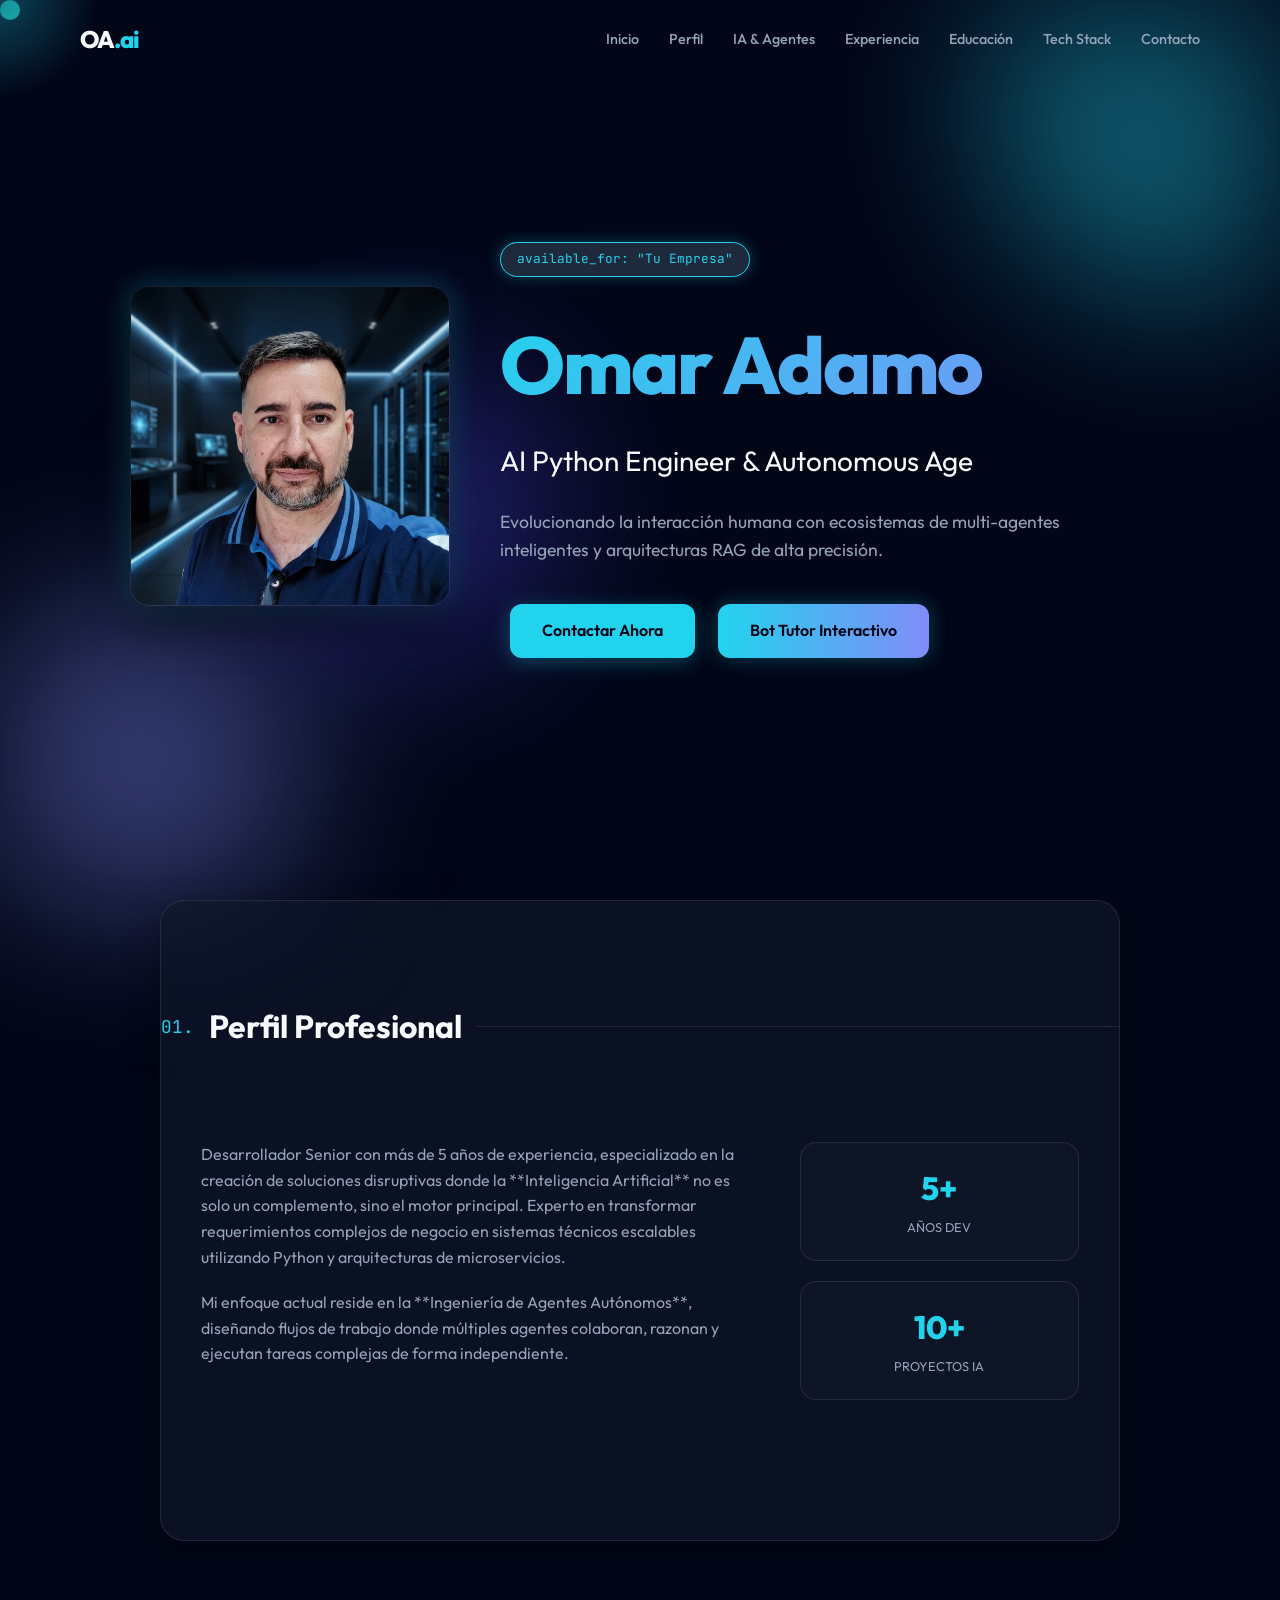
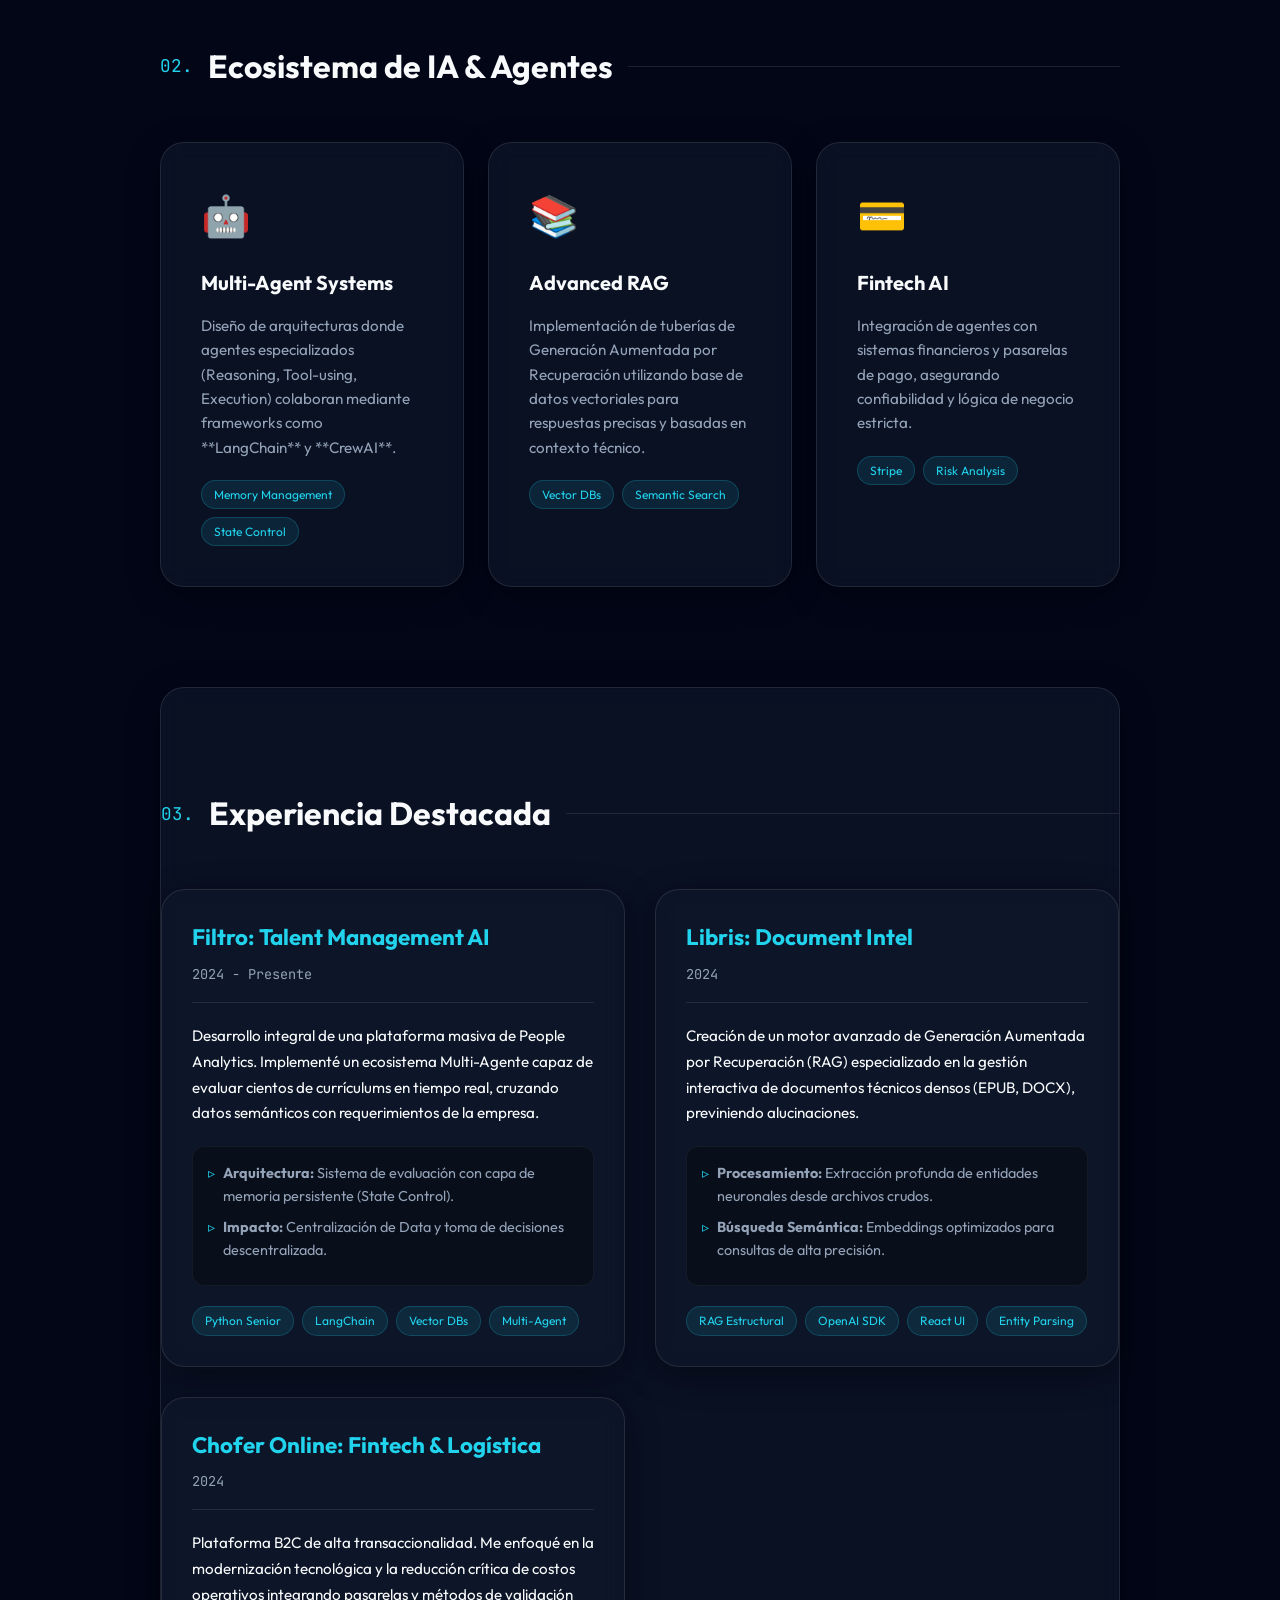
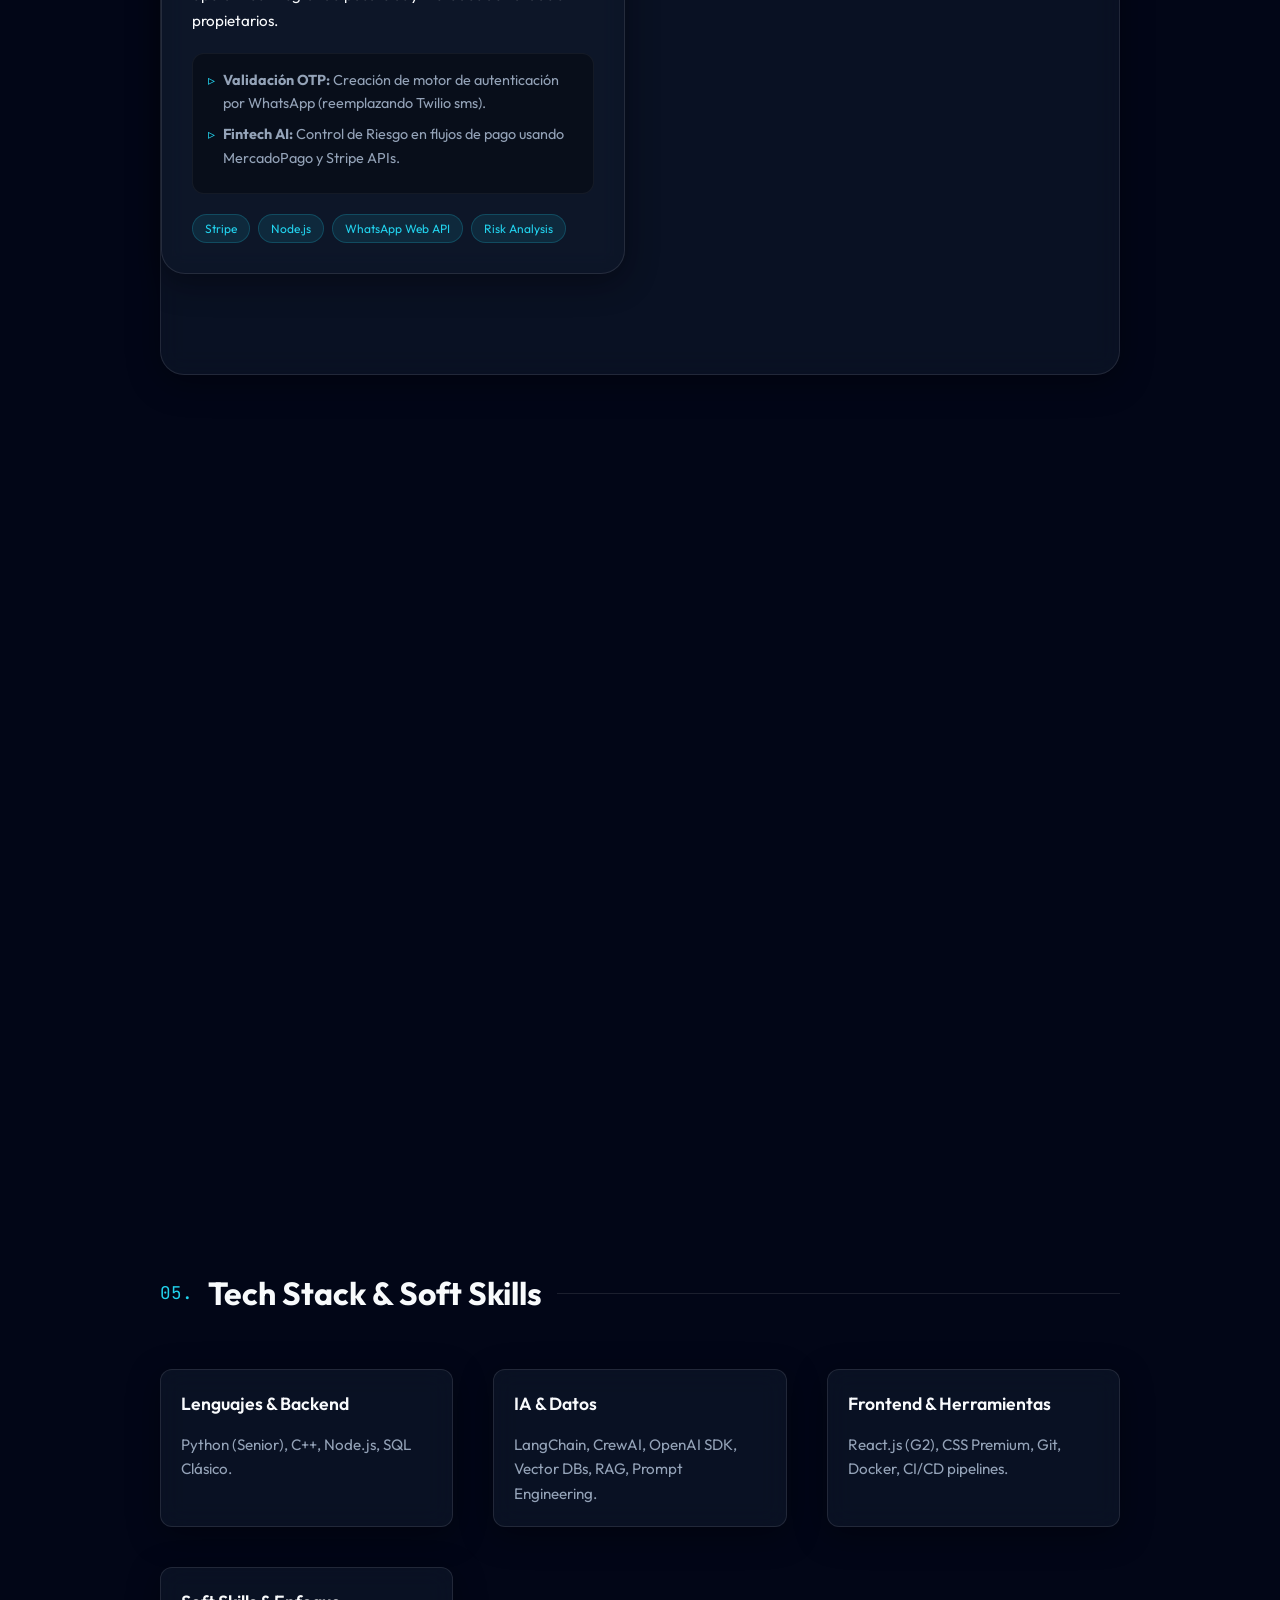
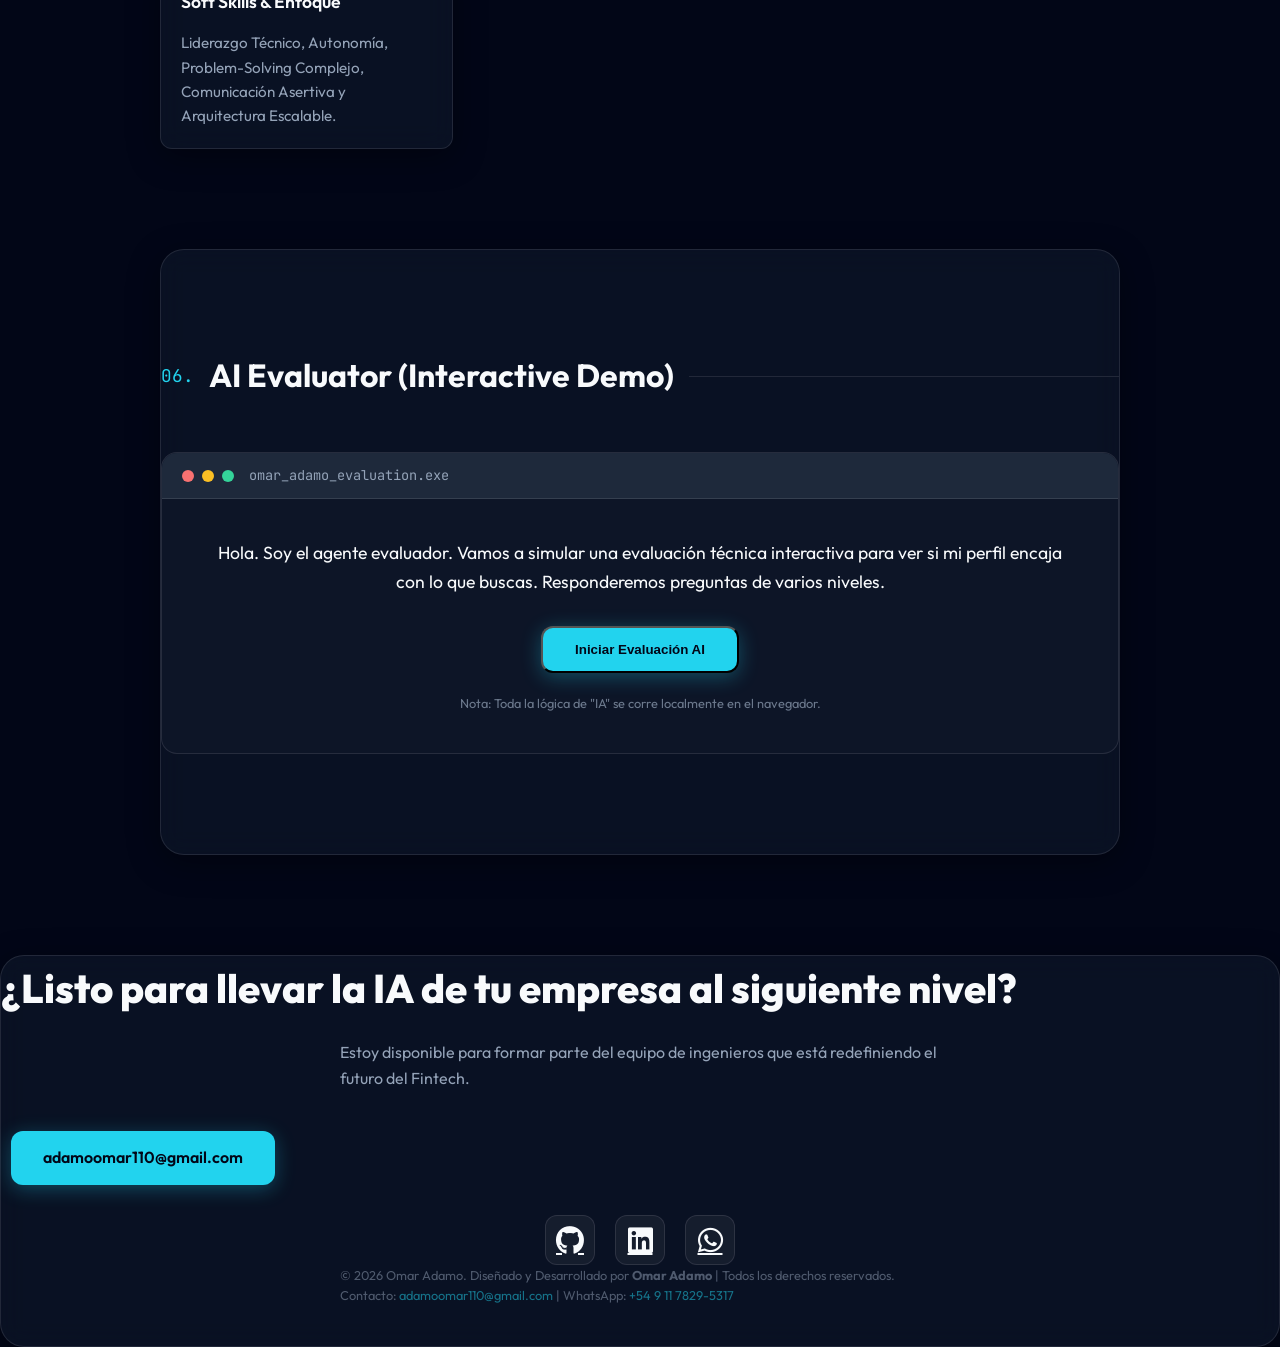
<file: index.html>
<!DOCTYPE html>
<html lang="es">
<head>
    <meta charset="UTF-8">
    <meta name="viewport" content="width=device-width, initial-scale=1.0">
    <title>Omar Adamo | AI Python Engineer</title>
    <meta name="description" content="Portfolio premium de Omar Adamo, experto en Agentes Inteligentes, Python y Desarrollo Full-Stack.">
    <link rel="preconnect" href="https://fonts.googleapis.com">
    <link rel="preconnect" href="https://fonts.gstatic.com" crossorigin>
    <link href="https://fonts.googleapis.com/css2?family=Outfit:wght@300;400;600;800&family=JetBrains+Mono:wght@400;700&display=swap" rel="stylesheet">
    <link rel="stylesheet" href="style.css">
    <link rel="stylesheet" href="https://cdnjs.cloudflare.com/ajax/libs/font-awesome/6.7.2/css/all.min.css">
</head>
<body>
    <div class="custom-cursor"></div>
    <div class="cursor-glow"></div>

    <div class="background-blobs">
        <div class="blob blob-1"></div>
        <div class="blob blob-2"></div>
        <div class="blob blob-3"></div>
    </div>

    <nav id="navbar">
        <div class="nav-content">
            <div class="logo">OA<span>.ai</span></div>
            <ul class="nav-links">
                <li><a href="#hero">Inicio</a></li>
                <li><a href="#about">Perfil</a></li>
                <li><a href="#ai-ecosystem">IA & Agentes</a></li>
                <li><a href="#experience">Experiencia</a></li>
                <li><a href="#education">Educación</a></li>
                <li><a href="#skills">Tech Stack</a></li>
                <li><a href="#contact">Contacto</a></li>
            </ul>
        </div>
    </nav>

    <header id="hero">
        <div class="hero-image-container animate-on-scroll">
            <img src="profile_photo.png" alt="Omar Adamo - AI Engineer" class="profile-pic">
        </div>
        <div class="hero-content">
            <div class="terminal-badge">available_for: "Tu Empresa"</div>
            <h1 class="glitch" data-text="Omar Adamo">Omar Adamo</h1>
            <h2 class="typing-text">AI Python Engineer & Autonomous Agents Architect</h2>
            <p class="hero-subtitle">Evolucionando la interacción humana con ecosistemas de multi-agentes inteligentes y arquitecturas RAG de alta precisión.</p>
            <div class="hero-buttons">
                <a href="#contact" class="btn primary">Contactar Ahora</a>
                <a href="curso.html" class="btn secondary highlight-btn">Bot Tutor Interactivo</a>
            </div>
        </div>
    </header>

    <main>
        <section id="about" class="glass-section animate-on-scroll">
            <div class="section-title">
                <span>01.</span>
                <h3>Perfil Profesional</h3>
            </div>
            <div class="about-grid">
                <div class="about-text">
                    <p>Desarrollador Senior con más de 5 años de experiencia, especializado en la creación de soluciones disruptivas donde la **Inteligencia Artificial** no es solo un complemento, sino el motor principal. Experto en transformar requerimientos complejos de negocio en sistemas técnicos escalables utilizando Python y arquitecturas de microservicios.</p>
                    <p>Mi enfoque actual reside en la **Ingeniería de Agentes Autónomos**, diseñando flujos de trabajo donde múltiples agentes colaboran, razonan y ejecutan tareas complejas de forma independiente.</p>
                </div>
                <div class="about-stats">
                    <div class="stat-card">
                        <span class="stat-num">5+</span>
                        <span class="stat-label">Años Dev</span>
                    </div>
                    <div class="stat-card">
                        <span class="stat-num">10+</span>
                        <span class="stat-label">Proyectos IA</span>
                    </div>
                </div>
            </div>
        </section>

        <section id="ai-ecosystem" class="animate-on-scroll">
            <div class="section-title">
                <span>02.</span>
                <h3>Ecosistema de IA & Agentes</h3>
            </div>
            <div class="ai-cards">
                <div class="ai-card glass">
                    <div class="ai-icon">🤖</div>
                    <h4>Multi-Agent Systems</h4>
                    <p>Diseño de arquitecturas donde agentes especializados (Reasoning, Tool-using, Execution) colaboran mediante frameworks como **LangChain** y **CrewAI**.</p>
                    <div class="tags">
                        <span>Memory Management</span>
                        <span>State Control</span>
                    </div>
                </div>
                <div class="ai-card glass">
                    <div class="ai-icon">📚</div>
                    <h4>Advanced RAG</h4>
                    <p>Implementación de tuberías de Generación Aumentada por Recuperación utilizando base de datos vectoriales para respuestas precisas y basadas en contexto técnico.</p>
                    <div class="tags">
                        <span>Vector DBs</span>
                        <span>Semantic Search</span>
                    </div>
                </div>
                <div class="ai-card glass">
                    <div class="ai-icon">💳</div>
                    <h4>Fintech AI</h4>
                    <p>Integración de agentes con sistemas financieros y pasarelas de pago, asegurando confiabilidad y lógica de negocio estricta.</p>
                    <div class="tags">
                        <span>Stripe</span>
                        <span>Risk Analysis</span>
                    </div>
                </div>
            </div>
        </section>

        <section id="experience" class="glass-section animate-on-scroll">
            <div class="section-title">
                <span>03.</span>
                <h3>Experiencia Destacada</h3>
            </div>
            <div class="projects-grid">
                <!-- Filtro Card -->
                <div class="project-card glass">
                    <div class="project-header">
                        <h4>Filtro: Talent Management AI</h4>
                        <span class="project-date">2024 - Presente</span>
                    </div>
                    <p class="project-description">Desarrollo integral de una plataforma masiva de People Analytics. Implementé un ecosistema Multi-Agente capaz de evaluar cientos de currículums en tiempo real, cruzando datos semánticos con requerimientos de la empresa.</p>
                    <div class="project-highlights">
                        <ul>
                            <li><strong>Arquitectura:</strong> Sistema de evaluación con capa de memoria persistente (State Control).</li>
                            <li><strong>Impacto:</strong> Centralización de Data y toma de decisiones descentralizada.</li>
                        </ul>
                    </div>
                    <div class="tags">
                        <span>Python Senior</span><span>LangChain</span><span>Vector DBs</span><span>Multi-Agent</span>
                    </div>
                </div>

                <!-- Libris Card -->
                <div class="project-card glass">
                    <div class="project-header">
                        <h4>Libris: Document Intel</h4>
                        <span class="project-date">2024</span>
                    </div>
                    <p class="project-description">Creación de un motor avanzado de Generación Aumentada por Recuperación (RAG) especializado en la gestión interactiva de documentos técnicos densos (EPUB, DOCX), previniendo alucinaciones.</p>
                    <div class="project-highlights">
                        <ul>
                            <li><strong>Procesamiento:</strong> Extracción profunda de entidades neuronales desde archivos crudos.</li>
                            <li><strong>Búsqueda Semántica:</strong> Embeddings optimizados para consultas de alta precisión.</li>
                        </ul>
                    </div>
                    <div class="tags">
                        <span>RAG Estructural</span><span>OpenAI SDK</span><span>React UI</span><span>Entity Parsing</span>
                    </div>
                </div>

                <!-- Chofer Online Card -->
                <div class="project-card glass">
                    <div class="project-header">
                        <h4>Chofer Online: Fintech & Logística</h4>
                        <span class="project-date">2024</span>
                    </div>
                    <p class="project-description">Plataforma B2C de alta transaccionalidad. Me enfoqué en la modernización tecnológica y la reducción crítica de costos operativos integrando pasarelas y métodos de validación propietarios.</p>
                    <div class="project-highlights">
                        <ul>
                            <li><strong>Validación OTP:</strong> Creación de motor de autenticación por WhatsApp (reemplazando Twilio sms).</li>
                            <li><strong>Fintech AI:</strong> Control de Riesgo en flujos de pago usando MercadoPago y Stripe APIs.</li>
                        </ul>
                    </div>
                    <div class="tags">
                        <span>Stripe</span><span>Node.js</span><span>WhatsApp Web API</span><span>Risk Analysis</span>
                    </div>
                </div>
            </div>
        </section>

        <section id="education" class="glass-section animate-on-scroll" style="margin-bottom: 50px;">
            <div class="section-title">
                <span>04.</span>
                <h3>Educación & Certificaciones</h3>
            </div>
            <div class="timeline">
                <div class="timeline-item">
                    <div class="time-header">
                        <h4>G2 Bootcamp: Especialización en React & Front-End Avanzado</h4>
                        <span>2024</span>
                    </div>
                    <ul>
                        <li>Desarrollo de interfaces dinámicas tipo SPA y consumo asíncrono de APIs.</li>
                        <li>Implementación de arquitecturas modernas basadas en componentes.</li>
                        <li>Diseño UI/UX Premium (Glassmorphism, micro-interacciones).</li>
                    </ul>
                </div>
                <div class="timeline-item">
                    <div class="time-header">
                        <h4>Autodidacta Nivel Senior: IA, Python & Arquitectura</h4>
                        <span>Continuo</span>
                    </div>
                    <ul>
                        <li>Investigación activa e implementación de arquitecturas RAG avanzadas.</li>
                        <li>Desarrollo de ecosistemas Multi-Agente con dominios persitentes de memoria (State Control).</li>
                        <li>Inglés Técnico Avanzado para consumo y aplicación de Documentación, Papers y SDKs internacionales.</li>
                    </ul>
                </div>
            </div>
        </section>

        <section id="skills" class="animate-on-scroll">
            <div class="section-title">
                <span>05.</span>
                <h3>Tech Stack & Soft Skills</h3>
            </div>
            <div class="skills-container">
                <div class="skill-group glass" style="padding: 20px; border-radius: 12px;">
                    <h5>Lenguajes & Backend</h5>
                    <p>Python (Senior), C++, Node.js, SQL Clásico.</p>
                </div>
                <div class="skill-group glass" style="padding: 20px; border-radius: 12px;">
                    <h5>IA & Datos</h5>
                    <p>LangChain, CrewAI, OpenAI SDK, Vector DBs, RAG, Prompt Engineering.</p>
                </div>
                <div class="skill-group glass" style="padding: 20px; border-radius: 12px;">
                    <h5>Frontend & Herramientas</h5>
                    <p>React.js (G2), CSS Premium, Git, Docker, CI/CD pipelines.</p>
                </div>
                <div class="skill-group glass" style="padding: 20px; border-radius: 12px;">
                    <h5>Soft Skills & Enfoque</h5>
                    <p>Liderazgo Técnico, Autonomía, Problem-Solving Complejo, Comunicación Asertiva y Arquitectura Escalable.</p>
                </div>
            </div>
        </section>

        <section id="ai-test" class="glass-section animate-on-scroll">
            <div class="section-title">
                <span>06.</span>
                <h3>AI Evaluator (Interactive Demo)</h3>
            </div>
            <div class="ai-test-container">
                <div class="test-header">
                    <div class="terminal-dots">
                        <span class="dot red"></span><span class="dot yellow"></span><span class="dot green"></span>
                    </div>
                    <span class="test-title">omar_adamo_evaluation.exe</span>
                </div>
                <div id="test-body" class="test-body">
                    <p class="test-intro">Hola. Soy el agente evaluador. Vamos a simular una evaluación técnica interactiva para ver si mi perfil encaja con lo que buscas. Responderemos preguntas de varios niveles.</p>
                    <button class="btn primary" id="start-test-btn">Iniciar Evaluación AI</button>
                    <p class="test-disclaimer">Nota: Toda la lógica de "IA" se corre localmente en el navegador.</p>
                </div>
                <div id="test-question-container" class="test-question-container" style="display: none;">
                    <div class="progress-bar-container"><div id="progress-bar" class="progress-bar"></div></div>
                    <p id="question-text" class="question-text"></p>
                    <div id="options-container" class="options-container"></div>
                </div>
                <div id="test-results" class="test-results" style="display: none;">
                    <h4 class="glitch-small" data-text="Evaluación Completada">Evaluación Completada</h4>
                    <p id="score-text" class="score-text"></p>
                    <div id="ai-recommendation" class="ai-recommendation glass"></div>
                    <button class="btn secondary" id="restart-test-btn">Re-evaluar</button>
                </div>
            </div>
        </section>
    </main>

    <footer id="contact">
        <div class="footer-content glass">
            <h3>¿Listo para llevar la IA de tu empresa al siguiente nivel?</h3>
            <p>Estoy disponible para formar parte del equipo de ingenieros que está redefiniendo el futuro del Fintech.</p>
            <div class="contact-links">
                <a href="mailto:adamoomar110@gmail.com" class="btn primary">adamoomar110@gmail.com</a>
                <div class="social-icons">
                    <a href="https://github.com/adamoomar110-sys" target="_blank" title="GitHub"><i class="fab fa-github"></i></a>
                    <a href="https://linkedin.com/in/omar-adamo" target="_blank" title="LinkedIn"><i class="fab fa-linkedin"></i></a>
                    <a href="https://wa.me/5491100000000" target="_blank" title="WhatsApp"><i class="fab fa-whatsapp"></i></a>
                </div>
            </div>
            <p class="copyright">© 2026 Omar Adamo. Diseñado y Desarrollado por <strong>Omar Adamo</strong> | Todos los derechos reservados.<br>Contacto: <a href="mailto:adamoomar110@gmail.com" style="color: var(--primary-color); text-decoration: none;">adamoomar110@gmail.com</a> | WhatsApp: <a href="https://wa.me/5491178295317" target="_blank" style="color: var(--primary-color); text-decoration: none;">+54 9 11 7829-5317</a></p>
        </div>
    </footer>

    <script src="script.js"></script>
</body>
</html>
</file>
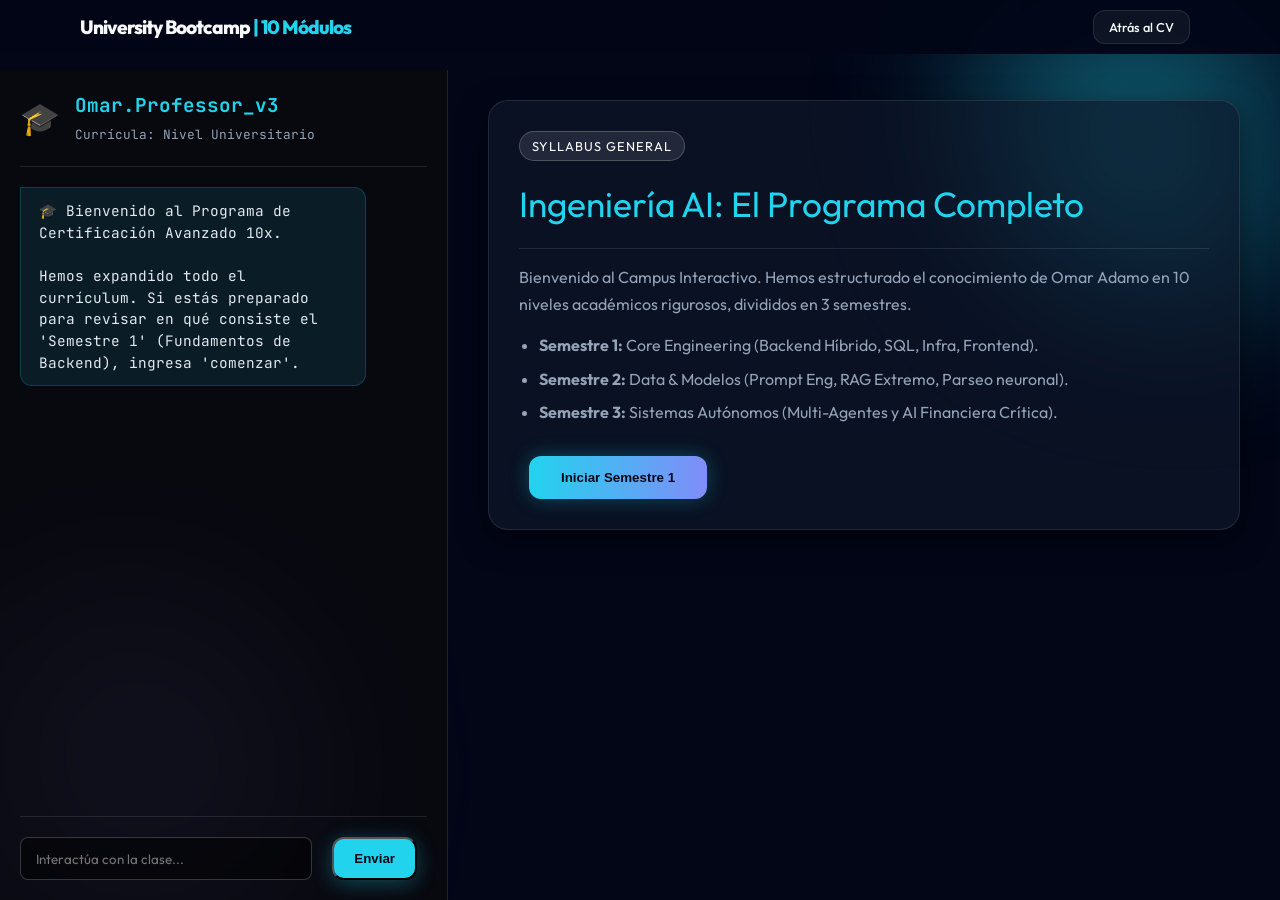
<file: curso.html>
<!DOCTYPE html>
<html lang="es">
<head>
    <meta charset="UTF-8">
    <meta name="viewport" content="width=device-width, initial-scale=1.0">
    <title>University Bootcamp: AI & Agents | Omar Adamo</title>
    <link href="https://fonts.googleapis.com/css2?family=Outfit:wght@300;400;600;800&family=JetBrains+Mono:wght@400;700&display=swap" rel="stylesheet">
    <link rel="stylesheet" href="style.css">
    <style>
        body { overflow-y: hidden; } /* SPA feel */
        .app-container {
            display: flex;
            height: 100vh;
            padding-top: 70px; 
        }
        
        /* Left Panel - Bot Tutor */
        .tutor-panel {
            width: 35%;
            background: rgba(10, 10, 15, 0.85);
            border-right: 1px solid var(--glass-border);
            display: flex;
            flex-direction: column;
            padding: 20px;
            backdrop-filter: blur(20px);
        }
        
        .tutor-header {
            display: flex;
            align-items: center;
            gap: 15px;
            padding-bottom: 20px;
            border-bottom: 1px solid rgba(255,255,255,0.1);
        }
        
        .tutor-header .avatar { font-size: 2rem; }
        .tutor-header h3 {
            font-size: 1.2rem;
            color: var(--primary-color);
            font-family: var(--font-mono);
        }

        .chat-box {
            flex: 1;
            overflow-y: auto;
            padding: 20px 0;
            display: flex;
            flex-direction: column;
            gap: 15px;
            font-family: var(--font-mono);
            font-size: 0.9rem;
        }
        
        .chat-box::-webkit-scrollbar { width: 6px; }
        .chat-box::-webkit-scrollbar-thumb { background: var(--primary-color); border-radius: 10px; }

        .msg-container { display: flex; width: 100%; margin-bottom: 15px; }
        .msg-container.bot { justify-content: flex-start; }
        .msg-container.user { justify-content: flex-end; }
        
        .bot-msg, .user-msg {
            max-width: 85%;
            padding: 12px 18px;
            border-radius: 12px;
            line-height: 1.5;
        }
        
        .bot-msg {
            background: rgba(34, 211, 238, 0.1);
            border: 1px solid rgba(34, 211, 238, 0.2);
            color: #e2e8f0;
            border-top-left-radius: 0;
        }
        
        .user-msg {
            background: rgba(129, 140, 248, 0.2);
            border: 1px solid rgba(129, 140, 248, 0.3);
            color: white;
            border-top-right-radius: 0;
        }
        
        .chat-input-area {
            display: flex;
            gap: 10px;
            padding-top: 20px;
            border-top: 1px solid rgba(255,255,255,0.1);
        }
        
        .chat-input-area input {
            flex: 1;
            background: rgba(0,0,0,0.5);
            border: 1px solid rgba(255,255,255,0.2);
            color: white;
            padding: 12px 15px;
            border-radius: 8px;
            font-family: var(--font-main);
            outline: none;
        }
        
        .chat-input-area input:focus { border-color: var(--primary-color); }
        .chat-input-area button { padding: 12px 20px; cursor: pointer; }

        /* Right Panel - Course Content */
        .content-panel {
            width: 65%;
            padding: 30px 40px;
            overflow-y: auto;
            position: relative;
        }
        
        .content-panel::-webkit-scrollbar { width: 8px; }
        .content-panel::-webkit-scrollbar-thumb { background: rgba(255,255,255,0.2); border-radius: 10px; }
        
        .course-card {
            background: var(--glass-bg);
            border: 1px solid var(--glass-border);
            border-radius: 20px;
            padding: 30px;
            margin-bottom: 20px;
            opacity: 0;
            transform: translateY(20px);
            transition: all 0.5s ease;
            box-shadow: 0 10px 30px rgba(0,0,0,0.5);
            display: none;
        }

        .course-card.active {
            opacity: 1;
            transform: translateY(0);
            display: block;
        }

        .semester-badge {
            display: inline-block;
            background: rgba(255, 255, 255, 0.1);
            color: #fff;
            padding: 4px 12px;
            border-radius: 20px;
            font-size: 0.8rem;
            margin-bottom: 15px;
            border: 1px solid rgba(255,255,255,0.2);
            text-transform: uppercase;
            letter-spacing: 1px;
        }

        .course-card h2 {
            font-size: 2.2rem;
            color: var(--primary-color);
            margin-bottom: 15px;
            border-bottom: 1px solid rgba(255,255,255,0.1);
            padding-bottom: 15px;
        }

        .course-card h3 {
            font-size: 1.3rem;
            color: white;
            margin-top: 20px;
            margin-bottom: 15px;
        }

        .course-card p {
            color: var(--text-dim);
            font-size: 1rem;
            margin-bottom: 15px;
            line-height: 1.7;
        }
        
        .course-card ul {
            margin-left: 20px;
            color: var(--text-dim);
            margin-bottom: 15px;
        }
        
        .course-card li { margin-bottom: 8px; }
        
        .tag {
            display: inline-block;
            background: rgba(129, 140, 248, 0.15);
            color: var(--secondary-color);
            padding: 5px 12px;
            border-radius: 100px;
            font-size: 0.85rem;
            margin-right: 10px;
            margin-bottom: 10px;
            border: 1px solid rgba(129, 140, 248, 0.3);
        }

        .nav-progress {
            display: flex;
            justify-content: space-between;
            margin-top: 30px;
            border-top: 1px solid rgba(255,255,255,0.1);
            padding-top: 20px;
        }

        .module-indicator {
            position: absolute;
            top: 30px;
            right: 40px;
            font-family: var(--font-mono);
            color: var(--text-dim);
            font-size: 0.9rem;
        }

        /* Responsiveness */
        @media (max-width: 768px) {
            body { overflow-y: auto; }
            .app-container {
                flex-direction: column;
                height: auto;
                padding-top: 60px;
            }
            .tutor-panel {
                width: 100%;
                height: 55vh;
                border-right: none;
                border-bottom: 1px solid var(--glass-border);
            }
            .content-panel {
                width: 100%;
                height: auto;
                padding: 20px;
                overflow-y: visible;
            }
            .course-card h2 { font-size: 1.6rem; }
            .course-card { padding: 20px; }
            .module-indicator {
                position: relative;
                top: 0;
                right: 0;
                margin-bottom: 10px;
                display: inline-block;
            }
            .nav-progress {
                flex-direction: column;
                gap: 15px;
            }
            .nav-progress .btn { margin: 0; width: 100%; text-align: center; }
            .nav-content { padding: 0 20px; }
            .logo { font-size: 1rem; }
        }
    </style>
</head>
<body>
    <div class="background-blobs">
        <div class="blob blob-1"></div>
        <div class="blob blob-2"></div>
    </div>

    <nav id="navbar" style="background: rgba(2, 6, 23, 0.95); padding: 10px 0;">
        <div class="nav-content">
            <div class="logo" style="font-size:1.2rem;">University Bootcamp <span>| 10 Módulos</span></div>
            <ul class="nav-links">
                <li><a href="index.html" class="btn secondary" style="padding: 6px 15px; font-size: 0.8rem;">Atrás al CV</a></li>
            </ul>
        </div>
    </nav>

    <div class="app-container">
        <!-- Panel Izquierdo: Bot -->
        <aside class="tutor-panel">
            <div class="tutor-header">
                <div class="avatar">🎓</div>
                <div>
                    <h3>Omar.Professor_v3</h3>
                    <span style="color:var(--text-dim); font-size: 0.8rem; font-family: var(--font-mono);">Currícula: Nivel Universitario</span>
                </div>
            </div>
            
            <div class="chat-box" id="bot-chat"></div>
            
            <div class="chat-input-area">
                <input type="text" id="user-input" placeholder="Interactúa con la clase...">
                <button class="btn primary" id="send-btn">Enviar</button>
            </div>
        </aside>

        <!-- Panel Derecho: Contenido -->
        <main class="content-panel">
            
            <!-- PORTADA -->
            <div class="course-card active" id="module-0">
                <div class="semester-badge">Syllabus General</div>
                <h2>Ingeniería AI: El Programa Completo</h2>
                <p>Bienvenido al Campus Interactivo. Hemos estructurado el conocimiento de Omar Adamo en 10 niveles académicos rigurosos, divididos en 3 semestres.</p>
                <ul>
                    <li><strong>Semestre 1:</strong> Core Engineering (Backend Híbrido, SQL, Infra, Frontend).</li>
                    <li><strong>Semestre 2:</strong> Data & Modelos (Prompt Eng, RAG Extremo, Parseo neuronal).</li>
                    <li><strong>Semestre 3:</strong> Sistemas Autónomos (Multi-Agentes y AI Financiera Crítica).</li>
                </ul>
                <div style="margin-top: 30px;">
                    <button class="btn primary highlight-btn" onclick="loadModule(1, 'comenzar')">Iniciar Semestre 1</button>
                </div>
            </div>

            <!-- MOD 1 -->
            <div class="course-card" id="module-1">
                <div class="module-indicator">1 / 10</div>
                <div class="semester-badge">Semestre 1</div>
                <h2>Mód 1: Fundamentos Híbridos</h2>
                <h3>La base del Asincronismo (Python & C++)</h3>
                <p>Manejar millones de tokens no es fácil. Omar utiliza un enfoque Senior en Python explotando <code>asyncio</code> y el <code>Global Interpreter Lock (GIL)</code>.</p>
                <p>Cuando el procesamiento bloquea el hilo central, se externalizan las rutinas matemáticas a extensiones compiladas (C++) o servicios en tiempo real (Node.js).</p>
                <div class="tag">Python Async</div><div class="tag">C++ Interop</div><div class="tag">Node.js</div>
                <div class="nav-progress">
                    <button class="btn secondary" onclick="loadModule(0, 'volver')">Volver</button>
                    <button class="btn secondary" onclick="loadModule(2, 'siguiente')">Siguiente Módulo</button>
                </div>
            </div>

            <!-- MOD 2 -->
            <div class="course-card" id="module-2">
                <div class="module-indicator">2 / 10</div>
                <div class="semester-badge">Semestre 1</div>
                <h2>Mód 2: Arquitectura de Persistencia Real</h2>
                <h3>Bases de Datos Relacionales Avanzadas</h3>
                <p>El almacenamiento de datos crudos. Un AI Engineer debe dominar SQL nativo, diseñar modelos Normalizados (1NF a 3NF), y gestionar índices y transacciones robustas (ACID) antes de saltar a las Bases Vectoriales.</p>
                <div class="tag">SQL Server</div><div class="tag">PostgreSQL</div><div class="tag">Data Modeling</div>
                <div class="nav-progress">
                    <button class="btn secondary" onclick="loadModule(1, 'volver')">Volver</button>
                    <button class="btn secondary" onclick="loadModule(3, 'siguiente')">Siguiente Módulo</button>
                </div>
            </div>

            <!-- MOD 3 -->
            <div class="course-card" id="module-3">
                <div class="module-indicator">3 / 10</div>
                <div class="semester-badge">Semestre 1</div>
                <h2>Mód 3: Infraestructura y DevOps</h2>
                <h3>Despliegue de Entornos Críticos</h3>
                <p>Llevar código de tu máquina al servidor. Implementación de contenedores Docker para aislar dependencias complejas de Machine Learning. Configuración en la nube (CI/CD pipelines) para despliegues "zero-downtime".</p>
                <div class="tag">Docker</div><div class="tag">CI/CD</div><div class="tag">Git Control</div>
                <div class="nav-progress">
                    <button class="btn secondary" onclick="loadModule(2, 'volver')">Volver</button>
                    <button class="btn secondary" onclick="loadModule(4, 'siguiente')">Siguiente Módulo</button>
                </div>
            </div>

            <!-- MOD 4 -->
            <div class="course-card" id="module-4">
                <div class="module-indicator">4 / 10</div>
                <div class="semester-badge">Semestre 1</div>
                <h2>Mód 4: React y UI/UX Premium</h2>
                <h3>Consumo de APIs desde el Cliente</h3>
                <p>La IA no sirve si el usuario no puede consumirla. Basado en su certificación en React (G2 Bootcamp) y habilidades CSS.</p>
                <ul><li>Glassmorphism.</li><li>Componentización.</li><li>Integración Asíncrona con el Backend AI.</li></ul>
                <div class="tag">React.js</div><div class="tag">Advanced CSS</div><div class="tag">SPA</div>
                <div class="nav-progress">
                    <button class="btn secondary" onclick="loadModule(3, 'volver')">Volver</button>
                    <button class="btn primary" onclick="loadModule(5, 'comenzar semestre 2')">Iniciar Semestre 2 🚀</button>
                </div>
            </div>

            <!-- MOD 5 -->
            <div class="course-card" id="module-5">
                <div class="module-indicator">5 / 10</div>
                <div class="semester-badge">Semestre 2</div>
                <h2>Mód 5: Fundamentos LLM & Prompts Estructurales</h2>
                <h3>Control de Inferencia Base</h3>
                <p>Adentrándonos en el Ecosistema IA. Uso nativo de OpenAI SDK para llamadas directas, control de parámetros de salida (Temperature, Top-P) y Prompt Engineering avanzado (Zero-shot, Few-shot) para forzar salidas JSON estructuradas.</p>
                <div class="tag">OpenAI SDK</div><div class="tag">Prompt Engineering</div><div class="tag">LLMs</div>
                <div class="nav-progress">
                    <button class="btn secondary" onclick="loadModule(4, 'volver')">Volver</button>
                    <button class="btn secondary" onclick="loadModule(6, 'siguiente')">Siguiente Módulo</button>
                </div>
            </div>

            <!-- MOD 6 -->
            <div class="course-card" id="module-6">
                <div class="module-indicator">6 / 10</div>
                <div class="semester-badge">Semestre 2</div>
                <h2>Mód 6: Generación Aumentada por Recuperación (RAG)</h2>
                <h3>Inyectando Verdad en el Modelo</h3>
                <p>Las Alucinaciones se rompen con datos. Construcción de RAG pipelines. Entendiendo cómo los modelos de Embeddings (ej. text-embedding-ada) convierten conocimiento semántico en arrays de flotantes almacenados en **Vector DBs** (Pinecone/Chroma).</p>
                <div class="tag">Vector DBs</div><div class="tag">Semantic Search</div><div class="tag">RAG Frameworks</div>
                <div class="nav-progress">
                    <button class="btn secondary" onclick="loadModule(5, 'volver')">Volver</button>
                    <button class="btn secondary" onclick="loadModule(7, 'siguiente')">Siguiente Módulo</button>
                </div>
            </div>

            <!-- MOD 7 -->
            <div class="course-card" id="module-7">
                <div class="module-indicator">7 / 10</div>
                <div class="semester-badge">Semestre 2</div>
                <h2>Mód 7: Extracción de Entidades y Parseo</h2>
                <h3>Proyecto: Libris Document Intel</h3>
                <p>Omar aplicó los módulos 5 y 6 construyendo el proyecto Libris: Un sistema que ingesta dinámicamente DOCX y EPUBs en crudo, y usa LLMs no para "charlar", sino para realizar "Entity Extraction" con precisión milimétrica.</p>
                <div class="tag">Document Parsing</div><div class="tag">Entity Extraction</div>
                <div class="nav-progress">
                    <button class="btn secondary" onclick="loadModule(6, 'volver')">Volver</button>
                    <button class="btn primary" onclick="loadModule(8, 'comenzar semestre 3')">Iniciar Semestre 3 (Core) 🚀</button>
                </div>
            </div>

            <!-- MOD 8 -->
            <div class="course-card" id="module-8">
                <div class="module-indicator">8 / 10</div>
                <div class="semester-badge">Semestre 3</div>
                <h2>Mód 8: Patrones de Modelos Multi-Agente</h2>
                <h3>El Salto de Bot a Sistema Autónomo</h3>
                <p>Los grandes proyectos necesitan cerebros divididos. Uso de LangChain y CrewAI para instanciar subagentes.</p>
                <ul>
                    <li><strong>Reasoning Agent:</strong> Planifican los pasos lógicos.</li>
                    <li><strong>Tool-using Agent:</strong> Usan APIs externas, calculadoras, o escrapean webs.</li>
                </ul>
                <div class="tag">LangChain</div><div class="tag">CrewAI</div><div class="tag">Autonomous Agents</div>
                <div class="nav-progress">
                    <button class="btn secondary" onclick="loadModule(7, 'volver')">Volver</button>
                    <button class="btn secondary" onclick="loadModule(9, 'siguiente')">Siguiente Módulo</button>
                </div>
            </div>

            <!-- MOD 9 -->
            <div class="course-card" id="module-9">
                <div class="module-indicator">9 / 10</div>
                <div class="semester-badge">Semestre 3</div>
                <h2>Mód 9: Ecosistemas de Memoria Continua</h2>
                <h3>Proyecto: Filtro (AI People Analytics)</h3>
                <p>Aplicando lo aprendido: Filtro es una plataforma masiva donde evalúan cientos de currículums. Aquí los multi-agentes deben analizar candidatos cruzándolos con requisitos laborales, requiriendo **State & Memory Management** para que las comparaciones persistan en el tiempo.</p>
                <div class="tag">State Control</div><div class="tag">Memory Persistance</div><div class="tag">Big Data AI</div>
                <div class="nav-progress">
                    <button class="btn secondary" onclick="loadModule(8, 'volver')">Volver</button>
                    <button class="btn secondary" onclick="loadModule(10, 'siguiente')">Siguiente Módulo</button>
                </div>
            </div>

            <!-- MOD 10 -->
            <div class="course-card" id="module-10">
                <div class="module-indicator">10 / 10</div>
                <div class="semester-badge">Semestre 3</div>
                <h2>Mód 10: Fintech, Tráfico Real y Seguridad</h2>
                <h3>Proyecto: Chofer Online</h3>
                <p>La IA es inútil si el sistema falla al cobrar. El gran cierre del nivel Senior recae en la madurez arquitectónica.</p>
                <p>Omar integró en *Chofer Online* flujos restrictivos de pagos y suscripciones de pasarelas mundiales como **Stripe** y **MercadoPago**, además de reemplazar la validación por SMS (Twilio) desarrollando un motor customizado de OTP (Códigos de Un Solo Uso) por **WhatsApp**.</p>
                <div class="tag">Stripe API</div><div class="tag">Risk Analysis</div><div class="tag">WhatsApp OTP Dev</div>
                <div class="nav-progress">
                    <button class="btn secondary" onclick="loadModule(9, 'volver')">Volver</button>
                    <button class="btn primary highlight-btn" onclick="terminateCourse()">Graduarme (Finalizar)</button>
                </div>
            </div>

        </main>
    </div>
    
    <script>
        const chatBox = document.getElementById('bot-chat');
        const userInput = document.getElementById('user-input');
        const sendBtn = document.getElementById('send-btn');

        // Bot Dialogue Library para los 10 Módulos
        const dialogues = {
            m0: "🎓 Bienvenido al Programa de Certificación Avanzado 10x.\n\nHemos expandido todo el currículum. Si estás preparado para revisar en qué consiste el 'Semestre 1' (Fundamentos de Backend), ingresa 'comenzar'.",
            m1: "▶️ Cargando Módulo 1: Async Python & C++.\n\nTodo experto en IA primero debe dominar la gestión de recursos de Hardware. Leer este enfoque es fundamental. (Escribe 'Siguiente' cuando superes esto).",
            m2: "▶️ Cargando Módulo 2: Relational Persistence.\n\nSQL Clásico y normalización de bases de datos para ambientes productivos.",
            m3: "▶️ Cargando Módulo 3: Infra & DevOps.\n\nAprendiendo metodologías de entrega continua, CI/CD y despliegue usando contenedores en entornos Cloud.",
            m4: "▶️ Cargando Módulo 4: UI/UX en Client-side.\n\nEl cierre del Semestre 1 nos lleva a React y al consumo estético de APIs complejas. ¡Indícame cuándo quieras saltar al Semestre 2!",
            m5: "▶️ Cargando Módulo 5 (Semestre 2): Prompts & LLM Core.\n\nComenzamos puro Data AI. Aquí controlamos los motores base mediante OpenAI SDK. Un paso fundamental.",
            m6: "▶️ Cargando Módulo 6: RAG Pipelines.\n\nEmbeddings y Bases de datos Vectoriales. Así es como resolvemos la falta de conocimiento corporativo en la IA.",
            m7: "▶️ Cargando Módulo 7: Extracción Neuronal.\n\nProyecto Libris; analizando documentos opacos para extraer matrices de entidades. ¿Avanzamos al Semestre 3 de Sistemas Autónomos?",
            m8: "▶️ Cargando Módulo 8 (Semestre 3): Patrones de Agentes.\n\nImplementando CrewAI y LangChain. El punto de inflexión donde las 'herramientas' piensan y actúan interactuando con APIs.",
            m9: "▶️ Cargando Módulo 9: Plataformas de Escala (Filtro).\n\nAquí gestionamos un flujo Multi-Agente con Control de Estados (State) y persistencia para Analytics reales en recursos humanos.",
            m10:"▶️ Cargando Módulo 10: Integraciones Críticas & Transaccionales.\n\nEl Santo Grial. Autenticación OTP por WhatsApp, flujos de riesgo con Stripe y MercadoPago. El perfil de Omar se consagra acá. Ya puedes finalizar.",
            end: "🎉 ¡Simulación Completada a la Perfección!\n\nEste es el nivel de excelencia que aporta Omar Adamo a los proyectos críticos.\n\nTienes a todos los módulos desbloqueados en el panel derecho por si quieres repasarlos."
        };

        const expectKeywords = ['siguiente', 'avanzar', 'listo', 'ok', 'si', 'comenzar', 'empezar', 'dale', 'continuar'];
        let currentBotMod = 0;

        function appendMsg(text, type) {
            const container = document.createElement('div');
            container.className = `msg-container ${type}`;
            const bubble = document.createElement('div');
            bubble.className = type === 'bot' ? 'bot-msg' : 'user-msg';
            bubble.innerText = text;
            container.appendChild(bubble);
            chatBox.appendChild(container);
            chatBox.scrollTop = chatBox.scrollHeight;
        }

        function showUIModule(id) {
            document.querySelectorAll('.course-card').forEach(card => card.classList.remove('active'));
            document.getElementById(`module-${id}`).classList.add('active');
        }

        // Connect JS with UI buttons
        window.loadModule = function(id, textFallback) {
            appendMsg(textFallback, 'user');
            setTimeout(() => {
               currentBotMod = id;
               showUIModule(currentBotMod);
               appendMsg(dialogues[`m${currentBotMod}`] || 'Cargando...', 'bot');
            }, 500);
        }
        
        window.terminateCourse = function() {
            appendMsg("Graduarme", 'user');
            setTimeout(() => {
                appendMsg(dialogues.end, 'bot');
            }, 600);
        }

        function handleChatInput(text) {
            appendMsg(text, 'user');
            const cleanText = text.toLowerCase().trim();
            
            setTimeout(() => {
                if (cleanText.includes('graduarme') || cleanText.includes('finalizar') || cleanText.includes('terminar')) {
                    appendMsg(dialogues.end, 'bot');
                    return;
                }

                // Any progression word moves it forward implicitly.
                const isProgression = expectKeywords.some(w => cleanText.includes(w));
                
                if (isProgression) {
                    if(currentBotMod < 10) {
                        currentBotMod++;
                        showUIModule(currentBotMod);
                        appendMsg(dialogues[`m${currentBotMod}`], 'bot');
                    } else {
                        appendMsg(dialogues.end, 'bot');
                    }
                } else if(cleanText.includes('volver') || cleanText.includes('atras')) {
                    if (currentBotMod > 0) {
                        currentBotMod--;
                        showUIModule(currentBotMod);
                        appendMsg(`Retrocediendo al módulo ${currentBotMod}. Relee el concepto.`, 'bot');
                    }
                } else {
                     appendMsg("🎓 No tengo ese comando programado en mi matriz actual. Responde con palabras clave como 'Siguiente', 'Avanzar', o 'Volver'.", 'bot');
                }
            }, 700);
        }

        sendBtn.addEventListener('click', () => {
            if(!userInput.value.trim()) return;
            handleChatInput(userInput.value);
            userInput.value = '';
        });

        userInput.addEventListener('keypress', (e) => {
            if(e.key === 'Enter') sendBtn.click();
        });

        // Init
        setTimeout(() => {
            appendMsg(dialogues.m0, 'bot');
        }, 1000);

    </script>
</body>
</html>
</file>
<file: style.css>
:root {
    --bg-color: #020617;
    --glass-bg: rgba(15, 23, 42, 0.65);
    --glass-border: rgba(255, 255, 255, 0.1);
    --primary-color: #22d3ee;
    --primary-glow: rgba(34, 211, 238, 0.3);
    --secondary-color: #818cf8;
    --text-main: #f8fafc;
    --text-dim: #94a3b8;
    --accent-gradient: linear-gradient(135deg, #22d3ee 0%, #818cf8 100%);
    --font-main: 'Outfit', sans-serif;
    --font-mono: 'JetBrains Mono', monospace;
}

* {
    margin: 0;
    padding: 0;
    box-sizing: border-box;
    scroll-behavior: smooth;
}

body {
    background-color: var(--bg-color);
    color: var(--text-main);
    font-family: var(--font-main);
    line-height: 1.6;
    overflow-x: hidden;
    cursor: none; /* Hide default cursor */
}

/* Custom Cursor */
.custom-cursor {
    width: 20px;
    height: 20px;
    background: var(--primary-color);
    border-radius: 50%;
    position: fixed;
    pointer-events: none;
    z-index: 10000;
    transition: transform 0.1s ease;
    mix-blend-mode: difference;
}

.cursor-glow {
    width: 200px;
    height: 200px;
    background: radial-gradient(circle, var(--primary-glow) 0%, transparent 70%);
    border-radius: 50%;
    position: fixed;
    pointer-events: none;
    z-index: 9999;
    transform: translate(-50%, -50%);
    transition: transform 0.2s ease-out;
}

/* Background Animated Blobs */
.background-blobs {
    position: fixed;
    top: 0;
    left: 0;
    width: 100%;
    height: 100%;
    z-index: -1;
    overflow: hidden;
    filter: blur(80px);
}

.blob {
    position: absolute;
    border-radius: 50%;
    opacity: 0.4;
    animation: move 20s infinite alternate;
}

.blob-1 {
    width: 400px;
    height: 400px;
    background: var(--primary-color);
    top: -100px;
    right: -100px;
}

.blob-2 {
    width: 350px;
    height: 350px;
    background: var(--secondary-color);
    bottom: -50px;
    left: -50px;
    animation-delay: -5s;
}

.blob-3 {
    width: 300px;
    height: 300px;
    background: #4f46e5;
    top: 40%;
    left: 20%;
    animation-duration: 25s;
}

@keyframes move {
    from { transform: translate(0, 0) scale(1); }
    to { transform: translate(100px, 100px) scale(1.2); }
}

/* Glassmorphism Sections */
.glass-section, .glass, .ai-card, .footer-content {
    background: var(--glass-bg);
    backdrop-filter: blur(12px);
    -webkit-backdrop-filter: blur(12px);
    border: 1px solid var(--glass-border);
    border-radius: 24px;
    box-shadow: 0 8px 32px 0 rgba(0, 0, 0, 0.37);
}

/* Navbar */
nav {
    position: fixed;
    top: 0;
    width: 100%;
    z-index: 1000;
    transition: all 0.3s ease;
    padding: 20px 0;
}

nav.scrolled {
    background: rgba(2, 6, 23, 0.8);
    backdrop-filter: blur(10px);
    padding: 12px 0;
    border-bottom: 1px solid var(--glass-border);
}

.nav-content {
    max-width: 1200px;
    margin: 0 auto;
    display: flex;
    justify-content: space-between;
    align-items: center;
    padding: 0 40px;
}

.logo {
    font-size: 1.5rem;
    font-weight: 800;
    letter-spacing: -1px;
}

.logo span {
    color: var(--primary-color);
}

.nav-links {
    display: flex;
    list-style: none;
    gap: 30px;
}

.nav-links a {
    text-decoration: none;
    color: var(--text-dim);
    font-size: 0.9rem;
    font-weight: 500;
    transition: color 0.3s;
}

.nav-links a:hover {
    color: var(--primary-color);
}

/* Hero Section */
#hero {
    height: 100vh;
    display: flex;
    align-items: center;
    justify-content: center;
    text-align: left; /* Changed from center for side-by-side */
    gap: 50px; /* Space between image and text */
    padding: 0 20px;
    flex-wrap: wrap;
}

.hero-image-container {
    position: relative;
    z-index: 2;
}

.profile-pic {
    width: 320px;
    height: 320px;
    border-radius: 20px;
    object-fit: cover;
    border: 1px solid var(--glass-border);
    box-shadow: 0 20px 40px rgba(0,0,0,0.5), 0 0 30px var(--primary-glow);
    transition: transform 0.3s;
}

.profile-pic:hover {
    transform: scale(1.02);
}

.terminal-badge {
    background: #1e293b;
    border: 1px solid var(--primary-color);
    color: var(--primary-color);
    font-family: var(--font-mono);
    padding: 6px 16px;
    border-radius: 100px;
    font-size: 0.8rem;
    display: inline-block;
    margin-bottom: 24px;
    box-shadow: 0 0 15px var(--primary-glow);
}

h1 {
    font-size: 5rem;
    font-weight: 800;
    margin-bottom: 10px;
    letter-spacing: -2px;
    background: var(--accent-gradient);
    -webkit-background-clip: text;
    -webkit-text-fill-color: transparent;
}

h2 {
    font-size: 1.75rem;
    color: var(--text-main);
    margin-bottom: 24px;
    font-weight: 400;
}

.hero-subtitle {
    max-width: 650px;
    margin: 0 auto 40px;
    color: var(--text-dim);
    font-size: 1.1rem;
}

.btn {
    padding: 14px 32px;
    border-radius: 12px;
    font-weight: 600;
    text-decoration: none;
    transition: all 0.3s;
    display: inline-block;
    margin: 0 10px;
}

.btn.primary {
    background: var(--primary-color);
    color: #020617;
    box-shadow: 0 4px 20px var(--primary-glow);
}

.btn.primary:hover {
    transform: translateY(-3px);
    box-shadow: 0 8px 25px var(--primary-glow);
}

.btn.secondary {
    border: 1px solid var(--glass-border);
    color: var(--text-main);
    background: rgba(255, 255, 255, 0.05);
}

.btn.secondary:hover {
    background: rgba(255, 255, 255, 0.1);
}

.btn.highlight-btn {
    background: linear-gradient(90deg, var(--primary-color), var(--secondary-color));
    color: #020617;
    border: none;
    box-shadow: 0 0 20px var(--primary-glow);
}

.btn.highlight-btn:hover {
    box-shadow: 0 0 30px #818cf8;
    transform: translateY(-3px);
}

/* Sections General */
main {
    max-width: 1000px;
    margin: 0 auto;
    padding: 0 20px 100px;
}

section {
    padding: 100px 0;
}

.section-title {
    display: flex;
    align-items: center;
    gap: 15px;
    margin-bottom: 50px;
}

.section-title span {
    font-family: var(--font-mono);
    color: var(--primary-color);
    font-size: 1.1rem;
}

.section-title h3 {
    font-size: 2rem;
    font-weight: 700;
}

.section-title::after {
    content: '';
    height: 1px;
    background: var(--glass-border);
    flex-grow: 1;
}

/* About Grid */
.about-grid {
    display: grid;
    grid-template-columns: 2fr 1fr;
    gap: 40px;
    padding: 40px;
}

.about-text p {
    margin-bottom: 20px;
    color: var(--text-dim);
}

.about-stats {
    display: flex;
    flex-direction: column;
    gap: 20px;
}

.stat-card {
    text-align: center;
    padding: 20px;
    border: 1px solid var(--glass-border);
    border-radius: 16px;
    background: rgba(255, 255, 255, 0.02);
}

.stat-num {
    display: block;
    font-size: 2rem;
    font-weight: 800;
    color: var(--primary-color);
}

.stat-label {
    font-size: 0.8rem;
    color: var(--text-dim);
    text-transform: uppercase;
}

/* AI Cards */
.ai-cards {
    display: grid;
    grid-template-columns: repeat(auto-fit, minmax(280px, 1fr));
    gap: 24px;
}

.ai-card {
    padding: 40px;
    transition: all 0.3s ease;
}

.ai-card:hover {
    transform: translateY(-10px);
    border-color: var(--primary-color);
}

.ai-icon {
    font-size: 2.5rem;
    margin-bottom: 20px;
}

.ai-card h4 {
    font-size: 1.25rem;
    margin-bottom: 15px;
}

.ai-card p {
    font-size: 0.95rem;
    color: var(--text-dim);
    margin-bottom: 20px;
}

.tags {
    display: flex;
    flex-wrap: wrap;
    gap: 8px;
}

.tags span {
    font-size: 0.75rem;
    padding: 4px 12px;
    border-radius: 100px;
    background: rgba(34, 211, 238, 0.1);
    color: var(--primary-color);
    border: 1px solid rgba(34, 211, 238, 0.2);
}

/* Timeline */
.timeline {
    padding: 20px 40px;
}

.timeline-item {
    position: relative;
    padding-left: 30px;
    padding-bottom: 50px;
    border-left: 1px solid var(--glass-border);
}

.timeline-item::before {
    content: '';
    position: absolute;
    left: -5px;
    top: 5px;
    width: 9px;
    height: 9px;
    background: var(--primary-color);
    border-radius: 50%;
    box-shadow: 0 0 10px var(--primary-glow);
}

.time-header {
    display: flex;
    justify-content: space-between;
    align-items: baseline;
    margin-bottom: 15px;
}

.time-header h4 {
    font-size: 1.25rem;
    color: var(--primary-color);
}

.time-header span {
    font-family: var(--font-mono);
    font-size: 0.85rem;
    color: var(--text-dim);
}

.timeline-item ul {
    list-style: none;
    color: var(--text-dim);
    font-size: 0.95rem;
}

.timeline-item li {
    margin-bottom: 10px;
    position: relative;
    padding-left: 20px;
}

.timeline-item li::before {
    content: '▹';
    position: absolute;
    left: 0;
    color: var(--primary-color);
}

/* Skills */
.skills-container {
    display: grid;
    grid-template-columns: repeat(auto-fit, minmax(250px, 1fr));
    gap: 40px;
}

.skill-group h5 {
    color: var(--text-main);
    font-size: 1.1rem;
    margin-bottom: 15px;
    font-weight: 600;
}

.skill-group p {
    color: var(--text-dim);
    font-size: 0.95rem;
}

/* AI Evaluator Demo */
.ai-test-container {
    background: rgba(15, 23, 42, 0.8);
    border: 1px solid var(--glass-border);
    border-radius: 16px;
    overflow: hidden;
    margin-top: 20px;
}

.test-header {
    background: #1e293b;
    padding: 12px 20px;
    display: flex;
    align-items: center;
    border-bottom: 1px solid var(--glass-border);
}

.terminal-dots {
    display: flex;
    gap: 8px;
    margin-right: 15px;
}

.dot {
    width: 12px;
    height: 12px;
    border-radius: 50%;
}

.dot.red { background-color: #f87171; }
.dot.yellow { background-color: #fbbf24; }
.dot.green { background-color: #34d399; }

.test-title {
    font-family: var(--font-mono);
    color: var(--text-dim);
    font-size: 0.85rem;
}

.test-body, .test-question-container, .test-results {
    padding: 40px;
    text-align: center;
}

.test-intro {
    font-size: 1.1rem;
    margin-bottom: 30px;
    color: var(--text-main);
}

.test-disclaimer {
    font-size: 0.8rem;
    color: var(--text-dim);
    margin-top: 20px;
    opacity: 0.7;
}

.progress-bar-container {
    width: 100%;
    height: 6px;
    background: rgba(255,255,255,0.1);
    border-radius: 10px;
    margin-bottom: 30px;
    overflow: hidden;
}

.progress-bar {
    height: 100%;
    width: 0%;
    background: var(--primary-color);
    transition: width 0.3s ease;
}

.question-text {
    font-size: 1.3rem;
    font-weight: 600;
    margin-bottom: 30px;
}

.options-container {
    display: flex;
    flex-direction: column;
    gap: 15px;
    max-width: 600px;
    margin: 0 auto;
}

.option-btn {
    background: rgba(255, 255, 255, 0.05);
    border: 1px solid var(--glass-border);
    padding: 15px 20px;
    color: var(--text-main);
    border-radius: 10px;
    cursor: pointer;
    transition: all 0.2s;
    font-family: var(--font-main);
    font-size: 1rem;
    text-align: left;
}

.option-btn:hover {
    background: rgba(34, 211, 238, 0.1);
    border-color: var(--primary-color);
    transform: translateX(5px);
}

.option-btn.correct {
    background: rgba(52, 211, 153, 0.2);
    border-color: #34d399;
}

.option-btn.wrong {
    background: rgba(248, 113, 113, 0.2);
    border-color: #f87171;
}

.glitch-small {
    font-size: 2rem;
    font-weight: 800;
    color: var(--primary-color);
    margin-bottom: 15px;
}

.score-text {
    font-size: 1.5rem;
    margin-bottom: 30px;
}

.ai-recommendation {
    padding: 30px;
    margin: 0 auto 30px;
    max-width: 600px;
    text-align: left;
    border-left: 4px solid var(--primary-color);
}

/* Footer */

.footer-content h3 {
    font-size: 2.5rem;
    margin-bottom: 20px;
    font-weight: 800;
}

.footer-content p {
    color: var(--text-dim);
    margin-bottom: 40px;
    max-width: 600px;
    margin-left: auto;
    margin-right: auto;
}

.social-icons {
    display: flex;
    justify-content: center;
    gap: 20px;
    margin-top: 30px;
}

.social-icons a {
    color: var(--text-main);
    font-size: 1.8rem;
    transition: all 0.3s;
    background: rgba(255, 255, 255, 0.05);
    width: 50px;
    height: 50px;
    display: flex;
    align-items: center;
    justify-content: center;
    border-radius: 12px;
    border: 1px solid var(--glass-border);
}

.social-icons a:hover {
    color: var(--primary-color);
    transform: translateY(-5px);
    border-color: var(--primary-color);
    box-shadow: 0 0 20px var(--primary-glow);
    background: rgba(34, 211, 238, 0.1);
}

.copyright {
    font-size: 0.8rem;
    opacity: 0.5;
}

/* Projects Grid */
.projects-grid {
    display: grid;
    grid-template-columns: repeat(auto-fit, minmax(300px, 1fr));
    gap: 30px;
}

.project-card {
    padding: 30px;
    display: flex;
    flex-direction: column;
    justify-content: space-between;
    transition: all 0.3s ease;
}

.project-card:hover {
    transform: translateY(-8px);
    border-color: var(--secondary-color);
    box-shadow: 0 12px 40px rgba(0,0,0,0.5);
}

.project-header {
    margin-bottom: 20px;
    border-bottom: 1px solid var(--glass-border);
    padding-bottom: 15px;
}

.project-header h4 {
    font-size: 1.4rem;
    color: var(--primary-color);
    margin-bottom: 5px;
}

.project-date {
    font-family: var(--font-mono);
    color: var(--text-dim);
    font-size: 0.85rem;
}

.project-description {
    color: var(--text-main);
    font-size: 0.95rem;
    margin-bottom: 20px;
    line-height: 1.7;
}

.project-highlights {
    background: rgba(0,0,0,0.3);
    padding: 15px;
    border-radius: 12px;
    margin-bottom: 20px;
    border: 1px solid rgba(255,255,255,0.05);
}

.project-highlights ul {
    list-style: none;
    font-size: 0.9rem;
    color: var(--text-dim);
}

.project-highlights li {
    margin-bottom: 8px;
    position: relative;
    padding-left: 15px;
}

.project-highlights li::before {
    content: '▹';
    position: absolute;
    left: 0;
    color: var(--primary-color);
}

/* Animations */
.animate-on-scroll {
    opacity: 0;
    transform: translateY(30px);
    transition: all 0.8s ease-out;
}

.animate-on-scroll.show {
    opacity: 1;
    transform: translateY(0);
}

/* Responsiveness */
@media (max-width: 768px) {
    h1 { font-size: 3.5rem; }
    .about-grid { grid-template-columns: 1fr; }
    .nav-links { display: none; }
    .footer-content h3 { font-size: 1.8rem; }
    
    /* AI Evaluator mobile fixes */
    .test-body, .test-question-container, .test-results { padding: 20px; }
    .question-text { font-size: 1.1rem; }
    .option-btn { font-size: 0.9rem; padding: 12px; }
    .score-text { font-size: 1.2rem; }
    .ai-recommendation { padding: 20px; font-size: 0.9rem; }
    .hero-buttons { display: flex; flex-direction: column; gap: 15px; }
    .hero-buttons .btn { margin: 0; text-align: center; }
}
</file>
